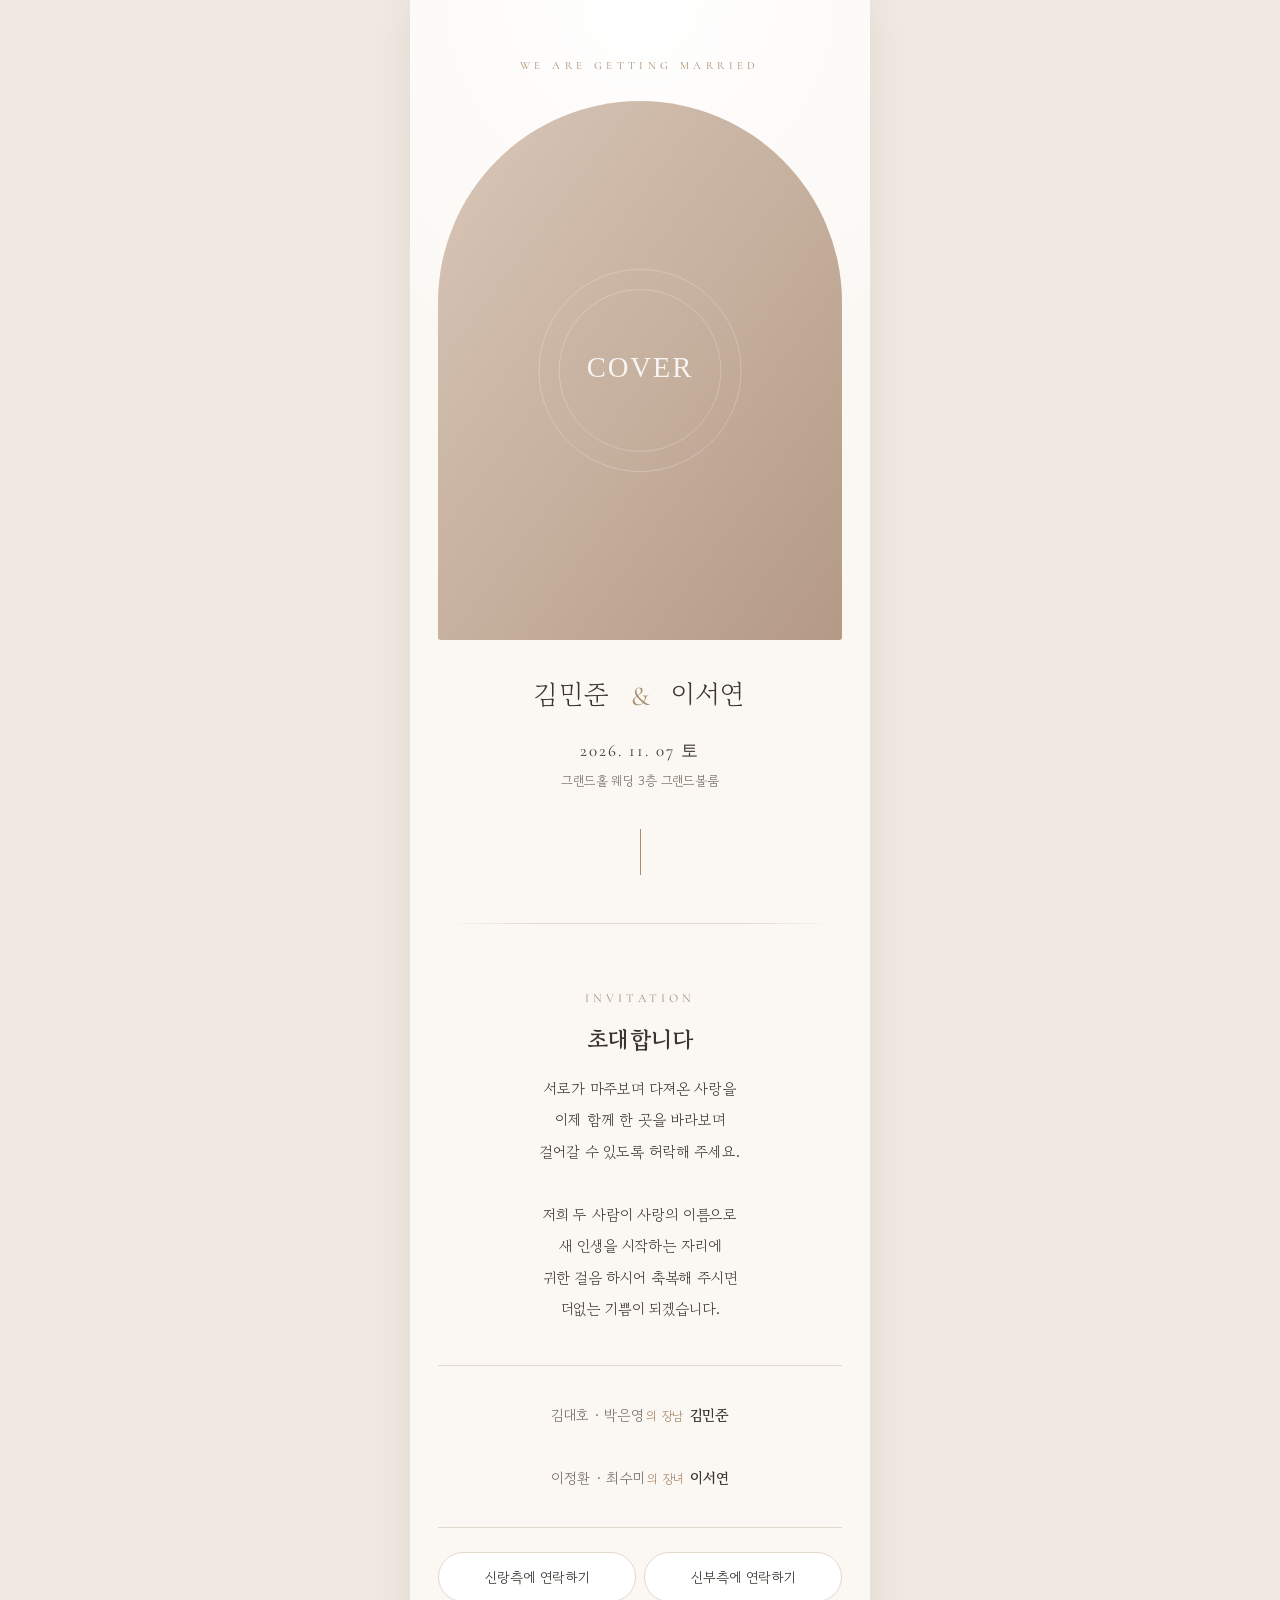
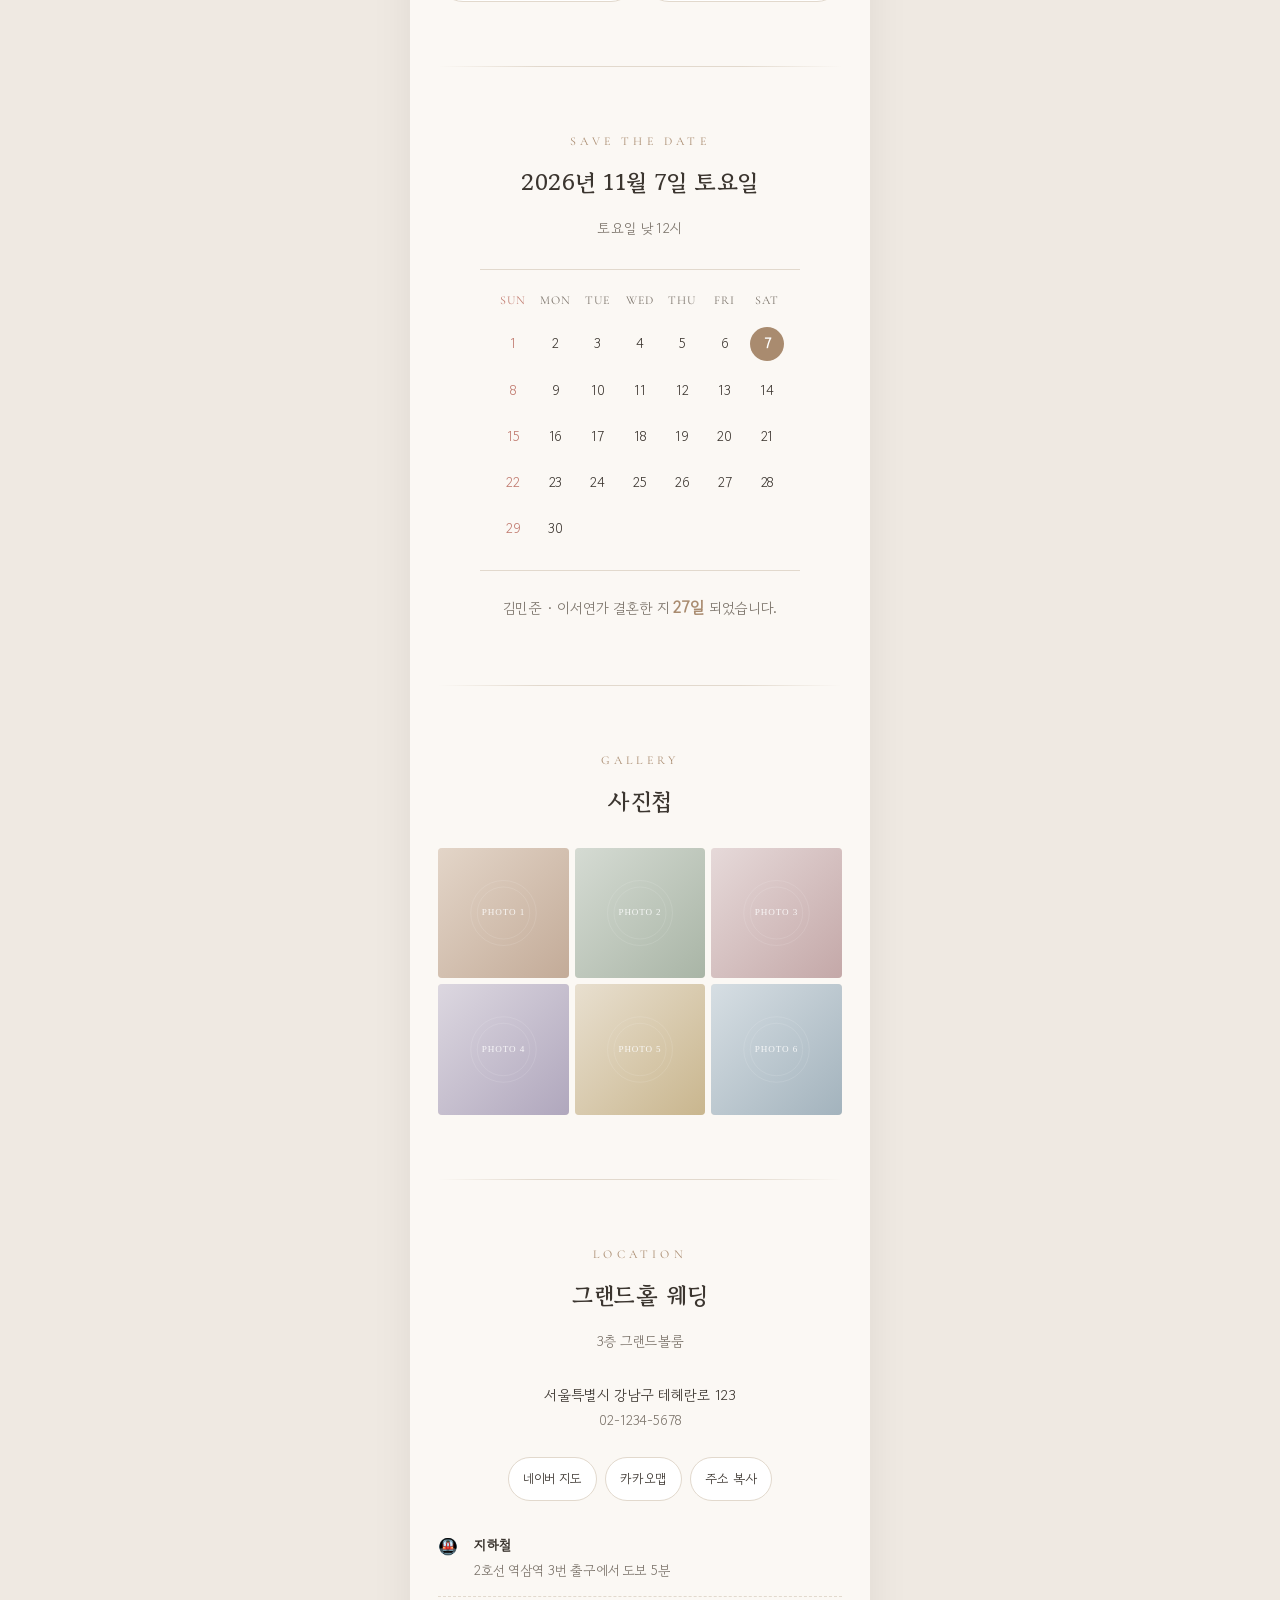
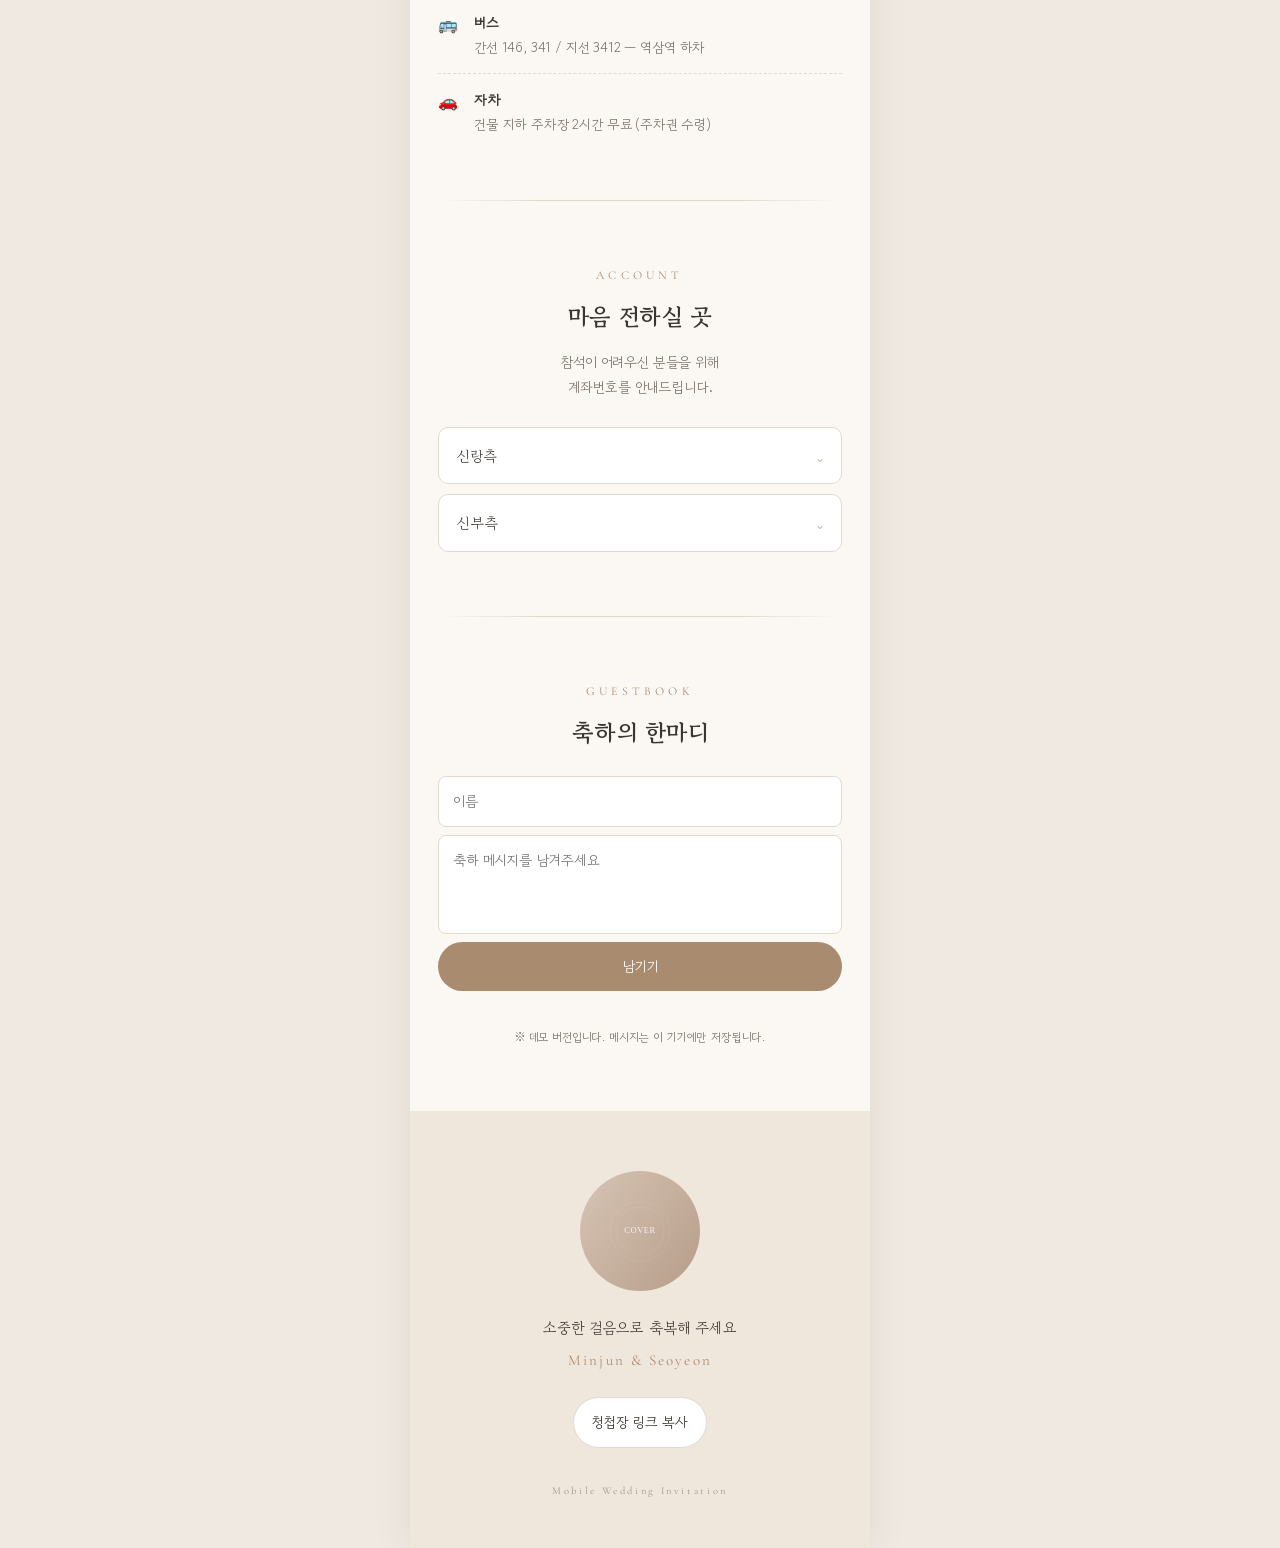
<file: index.html>
<!DOCTYPE html>
<html lang="ko">
<head>
  <meta charset="UTF-8" />
  <meta name="viewport" content="width=device-width, initial-scale=1, viewport-fit=cover" />
  <meta name="theme-color" content="#f7f3ee" />

  <title>모바일 청첩장</title>
  <meta property="og:type" content="website" />
  <meta property="og:title" content="" id="ogTitle" />
  <meta property="og:description" content="" id="ogDesc" />
  <meta property="og:image" content="assets/img/cover.svg" id="ogImage" />

  <link rel="preconnect" href="https://fonts.googleapis.com" />
  <link rel="preconnect" href="https://fonts.gstatic.com" crossorigin />
  <link href="https://fonts.googleapis.com/css2?family=Gowun+Batang:wght@400;700&family=Gowun+Dodum&family=Cormorant+Garamond:wght@300;400;500&display=swap" rel="stylesheet" />
  <link rel="stylesheet" href="assets/css/style.css" />
</head>
<body>

<!-- ===== 배경음악 토글 ===== -->
<button class="bgm-toggle" id="bgmToggle" hidden aria-label="배경음악 재생/정지">♪</button>

<main class="paper">

  <!-- ===== 1. 표지 ===== -->
  <section class="cover reveal">
    <p class="cover__label">WE ARE GETTING MARRIED</p>
    <div class="cover__photo">
      <img id="coverImage" alt="웨딩 사진" />
    </div>
    <h1 class="cover__names">
      <span data-bind="couple.groom.name"></span>
      <span class="cover__amp">&amp;</span>
      <span data-bind="couple.bride.name"></span>
    </h1>
    <p class="cover__date" id="coverDate"></p>
    <p class="cover__place" id="coverPlace"></p>
    <div class="scroll-cue" aria-hidden="true"><span></span></div>
  </section>

  <hr class="divider" />

  <!-- ===== 2. 인사말 ===== -->
  <section class="section greeting reveal">
    <p class="section__eyebrow">INVITATION</p>
    <h2 class="section__title" data-bind="greeting.title"></h2>
    <p class="greeting__body" id="greetingBody"></p>

    <div class="parents" id="parents"></div>

    <div class="contact-buttons">
      <button class="btn btn--line" data-sheet="groom">신랑측에 연락하기</button>
      <button class="btn btn--line" data-sheet="bride">신부측에 연락하기</button>
    </div>
  </section>

  <hr class="divider" />

  <!-- ===== 3. 예식 일시 · 달력 ===== -->
  <section class="section calendar-section reveal" id="calendarSection">
    <p class="section__eyebrow">SAVE THE DATE</p>
    <h2 class="section__title" id="calendarTitle"></h2>
    <p class="section__sub" id="calendarSub"></p>

    <div class="calendar" id="calendar"></div>
    <p class="dday" id="dday"></p>
  </section>

  <hr class="divider" />

  <!-- ===== 4. 갤러리 ===== -->
  <section class="section gallery-section reveal" id="gallerySection">
    <p class="section__eyebrow">GALLERY</p>
    <h2 class="section__title">사진첩</h2>
    <div class="gallery" id="gallery"></div>
  </section>

  <hr class="divider" />

  <!-- ===== 5. 오시는 길 ===== -->
  <section class="section location reveal">
    <p class="section__eyebrow">LOCATION</p>
    <h2 class="section__title" id="venueName"></h2>
    <p class="section__sub" id="venueHall"></p>

    <p class="location__addr" id="venueAddress"></p>
    <p class="location__tel" id="venueTel"></p>

    <div class="map-buttons">
      <a class="btn btn--map" id="mapNaver" target="_blank" rel="noopener">네이버 지도</a>
      <a class="btn btn--map" id="mapKakao" target="_blank" rel="noopener">카카오맵</a>
      <button class="btn btn--map" id="copyAddress">주소 복사</button>
    </div>

    <ul class="transport" id="transport"></ul>
  </section>

  <hr class="divider" />

  <!-- ===== 6. 마음 전하실 곳 ===== -->
  <section class="section accounts-section reveal" id="accountsSection">
    <p class="section__eyebrow">ACCOUNT</p>
    <h2 class="section__title">마음 전하실 곳</h2>
    <p class="section__sub">참석이 어려우신 분들을 위해<br />계좌번호를 안내드립니다.</p>
    <div class="accordions" id="accounts"></div>
  </section>

  <hr class="divider" />

  <!-- ===== 7. 방명록 ===== -->
  <section class="section guestbook-section reveal" id="guestbookSection">
    <p class="section__eyebrow">GUESTBOOK</p>
    <h2 class="section__title">축하의 한마디</h2>

    <form class="guestbook__form" id="guestbookForm">
      <input type="text" id="gbName" placeholder="이름" maxlength="12" required />
      <textarea id="gbMessage" placeholder="축하 메시지를 남겨주세요" maxlength="200" rows="3" required></textarea>
      <button type="submit" class="btn btn--solid">남기기</button>
    </form>

    <ul class="guestbook__list" id="guestbookList"></ul>
    <p class="guestbook__note">※ 데모 버전입니다. 메시지는 이 기기에만 저장됩니다.</p>
  </section>

  <!-- ===== 8. 마무리 ===== -->
  <footer class="footer reveal">
    <img class="footer__photo" id="footerImage" alt="" />
    <p class="footer__msg">소중한 걸음으로 축복해 주세요</p>
    <p class="footer__names" id="footerNames"></p>
    <div class="share-buttons">
      <button class="btn btn--line" id="shareLink">청첩장 링크 복사</button>
      <button class="btn btn--line" id="shareNative">공유하기</button>
    </div>
    <p class="footer__credit">Mobile Wedding Invitation</p>
  </footer>

</main>

<!-- ===== 연락처 바텀시트 ===== -->
<div class="sheet-backdrop" id="sheetBackdrop" hidden>
  <div class="sheet" role="dialog" aria-modal="true" aria-labelledby="sheetTitle">
    <div class="sheet__handle"></div>
    <h3 class="sheet__title" id="sheetTitle"></h3>
    <ul class="sheet__list" id="sheetList"></ul>
    <button class="btn btn--solid" id="sheetClose">닫기</button>
  </div>
</div>

<!-- ===== 사진 라이트박스 ===== -->
<div class="lightbox" id="lightbox" hidden>
  <button class="lightbox__close" id="lbClose" aria-label="닫기">✕</button>
  <button class="lightbox__nav lightbox__nav--prev" id="lbPrev" aria-label="이전 사진">‹</button>
  <img id="lbImage" alt="" />
  <button class="lightbox__nav lightbox__nav--next" id="lbNext" aria-label="다음 사진">›</button>
  <p class="lightbox__count" id="lbCount"></p>
</div>

<!-- ===== 토스트 ===== -->
<div class="toast" id="toast" role="status" aria-live="polite"></div>

<audio id="bgm" loop preload="none"></audio>

<script src="assets/js/config.js"></script>
<script src="assets/js/main.js"></script>
</body>
</html>
</file>
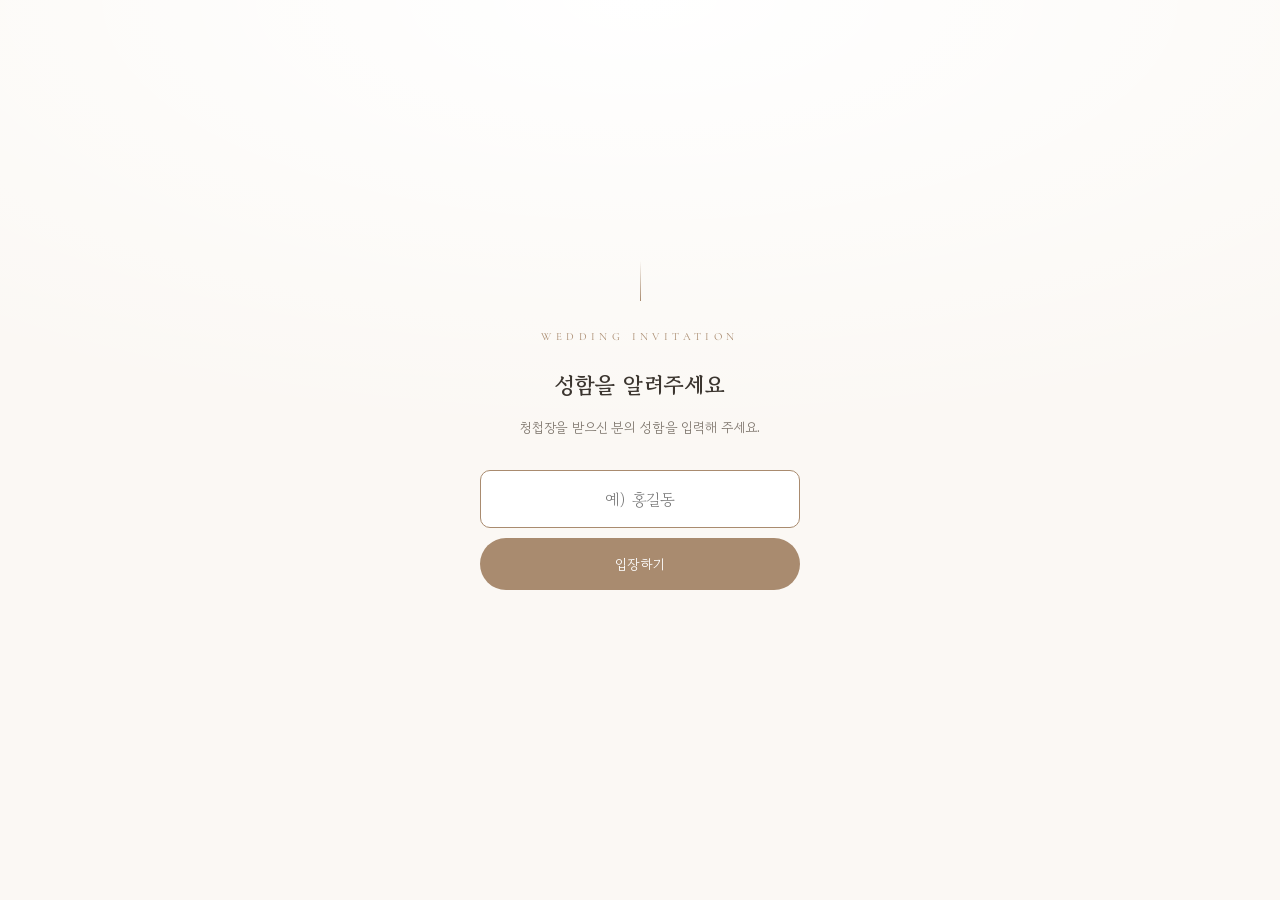
<file: wedding/index.html>
<!DOCTYPE html>
<html lang="ko">
<head>
  <meta charset="UTF-8" />
  <meta name="viewport" content="width=device-width, initial-scale=1, viewport-fit=cover" />
  <meta name="theme-color" content="#f7f3ee" />

  <!-- 검색 결과에 뜨지 않도록. 링크를 받은 사람만 보게 됩니다. -->
  <meta name="robots" content="noindex, nofollow" />
  <meta name="googlebot" content="noindex, nofollow" />

  <title>모바일 청첩장</title>
  <meta property="og:type" content="website" />
  <meta property="og:title" content="" id="ogTitle" />
  <meta property="og:description" content="" id="ogDesc" />
  <meta property="og:image" content="assets/img/cover.svg" id="ogImage" />

  <link rel="preconnect" href="https://fonts.googleapis.com" />
  <link rel="preconnect" href="https://fonts.gstatic.com" crossorigin />
  <link href="https://fonts.googleapis.com/css2?family=Gowun+Batang:wght@400;700&family=Gowun+Dodum&family=Cormorant+Garamond:wght@300;400;500&display=swap" rel="stylesheet" />
  <link rel="stylesheet" href="assets/css/style.css" />
</head>
<body>

<!-- ===== 이름 확인 게이트 ===== -->
<div class="gate" id="gate" hidden>
  <div class="gate__inner">
    <p class="gate__eyebrow" id="gateEyebrow"></p>
    <h1 class="gate__title" id="gateTitle"></h1>
    <p class="gate__desc" id="gateDesc"></p>

    <form class="gate__form" id="gateForm" autocomplete="off" novalidate>
      <input type="text" id="gateInput" maxlength="20" required
             autocomplete="name" enterkeyhint="go"
             aria-describedby="gateError" />
      <button type="submit" class="btn btn--solid" id="gateSubmit"></button>
    </form>

    <p class="gate__error" id="gateError" role="alert"></p>
  </div>
</div>

<!-- ===== 배경음악 토글 ===== -->
<button class="bgm-toggle" id="bgmToggle" hidden aria-label="배경음악 재생/정지">♪</button>

<main class="paper">

  <!-- ===== 1. 표지 ===== -->
  <section class="cover reveal">
    <p class="cover__guest" id="coverGuest" hidden></p>
    <p class="cover__label">WE ARE GETTING MARRIED</p>
    <div class="cover__photo">
      <img id="coverImage" alt="웨딩 사진" />
    </div>
    <h1 class="cover__names">
      <span data-bind="couple.groom.name"></span>
      <span class="cover__amp">&amp;</span>
      <span data-bind="couple.bride.name"></span>
    </h1>
    <p class="cover__date" id="coverDate"></p>
    <p class="cover__place" id="coverPlace"></p>
    <div class="scroll-cue" aria-hidden="true"><span></span></div>
  </section>

  <hr class="divider" />

  <!-- ===== 2. 인사말 ===== -->
  <section class="section greeting reveal">
    <p class="section__eyebrow">INVITATION</p>
    <h2 class="section__title" data-bind="greeting.title"></h2>
    <p class="greeting__body" id="greetingBody"></p>

    <div class="parents" id="parents"></div>

    <div class="contact-buttons">
      <button class="btn btn--line" data-sheet="groom">신랑측에 연락하기</button>
      <button class="btn btn--line" data-sheet="bride">신부측에 연락하기</button>
    </div>
  </section>

  <hr class="divider" />

  <!-- ===== 3. 예식 일시 · 달력 ===== -->
  <section class="section calendar-section reveal" id="calendarSection">
    <p class="section__eyebrow">SAVE THE DATE</p>
    <h2 class="section__title" id="calendarTitle"></h2>
    <p class="section__sub" id="calendarSub"></p>

    <div class="calendar" id="calendar"></div>
    <p class="dday" id="dday"></p>
  </section>

  <hr class="divider" />

  <!-- ===== 4. 갤러리 ===== -->
  <section class="section gallery-section reveal" id="gallerySection">
    <p class="section__eyebrow">GALLERY</p>
    <h2 class="section__title">사진첩</h2>
    <div class="gallery" id="gallery"></div>
  </section>

  <hr class="divider" />

  <!-- ===== 5. 오시는 길 ===== -->
  <section class="section location reveal">
    <p class="section__eyebrow">LOCATION</p>
    <h2 class="section__title" id="venueName"></h2>
    <p class="section__sub" id="venueHall"></p>

    <p class="location__addr" id="venueAddress"></p>
    <p class="location__tel" id="venueTel"></p>

    <div class="map-buttons">
      <a class="btn btn--map" id="mapNaver" target="_blank" rel="noopener">네이버 지도</a>
      <a class="btn btn--map" id="mapKakao" target="_blank" rel="noopener">카카오맵</a>
      <button class="btn btn--map" id="copyAddress">주소 복사</button>
    </div>

    <ul class="transport" id="transport"></ul>
  </section>

  <hr class="divider" />

  <!-- ===== 6. 마음 전하실 곳 ===== -->
  <section class="section accounts-section reveal" id="accountsSection">
    <p class="section__eyebrow">ACCOUNT</p>
    <h2 class="section__title">마음 전하실 곳</h2>
    <p class="section__sub">참석이 어려우신 분들을 위해<br />계좌번호를 안내드립니다.</p>
    <div class="accordions" id="accounts"></div>
  </section>

  <hr class="divider" />

  <!-- ===== 7. 방명록 ===== -->
  <section class="section guestbook-section reveal" id="guestbookSection">
    <p class="section__eyebrow">GUESTBOOK</p>
    <h2 class="section__title">축하의 한마디</h2>

    <form class="guestbook__form" id="guestbookForm">
      <input type="text" id="gbName" placeholder="이름" maxlength="12" required />
      <textarea id="gbMessage" placeholder="축하 메시지를 남겨주세요" maxlength="200" rows="3" required></textarea>
      <button type="submit" class="btn btn--solid">남기기</button>
    </form>

    <ul class="guestbook__list" id="guestbookList"></ul>
    <p class="guestbook__note">※ 데모 버전입니다. 메시지는 이 기기에만 저장됩니다.</p>
  </section>

  <!-- ===== 8. 마무리 ===== -->
  <footer class="footer reveal">
    <img class="footer__photo" id="footerImage" alt="" />
    <p class="footer__msg">소중한 걸음으로 축복해 주세요</p>
    <p class="footer__names" id="footerNames"></p>
    <div class="share-buttons">
      <button class="btn btn--line" id="shareLink">청첩장 링크 복사</button>
      <button class="btn btn--line" id="shareNative">공유하기</button>
    </div>
    <button class="footer__reset" id="gateReset" hidden>다른 이름으로 보기</button>
    <p class="footer__credit">Mobile Wedding Invitation</p>
  </footer>

</main>

<!-- ===== 연락처 바텀시트 ===== -->
<div class="sheet-backdrop" id="sheetBackdrop" hidden>
  <div class="sheet" role="dialog" aria-modal="true" aria-labelledby="sheetTitle">
    <div class="sheet__handle"></div>
    <h3 class="sheet__title" id="sheetTitle"></h3>
    <ul class="sheet__list" id="sheetList"></ul>
    <button class="btn btn--solid" id="sheetClose">닫기</button>
  </div>
</div>

<!-- ===== 사진 라이트박스 ===== -->
<div class="lightbox" id="lightbox" hidden>
  <button class="lightbox__close" id="lbClose" aria-label="닫기">✕</button>
  <button class="lightbox__nav lightbox__nav--prev" id="lbPrev" aria-label="이전 사진">‹</button>
  <img id="lbImage" alt="" />
  <button class="lightbox__nav lightbox__nav--next" id="lbNext" aria-label="다음 사진">›</button>
  <p class="lightbox__count" id="lbCount"></p>
</div>

<!-- ===== 토스트 ===== -->
<div class="toast" id="toast" role="status" aria-live="polite"></div>

<audio id="bgm" loop preload="none"></audio>

<script src="assets/js/config.js"></script>
<script src="assets/js/main.js"></script>
</body>
</html>
</file>
<file: assets/css/style.css>
/* =========================================================================
 *  모바일 청첩장 스타일
 *  색상 / 폰트는 아래 :root 변수만 바꾸면 전체 톤이 바뀝니다.
 * ========================================================================= */

:root {
  /* 색상 */
  --bg:          #efe9e2;   /* 화면 바깥 배경 */
  --paper:       #fbf8f4;   /* 청첩장 종이 */
  --ink:         #3b352f;   /* 기본 글자 */
  --ink-soft:    #7b736a;   /* 보조 글자 */
  --line:        #e2d9cd;   /* 구분선 */
  --accent:      #a98b6f;   /* 포인트 (금빛 브라운) */
  --accent-soft: #f0e7dc;
  --white:       #fff;

  /* 폰트 */
  --serif:  "Gowun Batang", "Nanum Myeongjo", serif;
  --sans:   "Gowun Dodum", "Apple SD Gothic Neo", "Malgun Gothic", sans-serif;
  --latin:  "Cormorant Garamond", Georgia, serif;

  /* 레이아웃 */
  --maxw: 460px;
  --pad: 28px;
}

* { box-sizing: border-box; -webkit-tap-highlight-color: transparent; }

/* display 를 지정한 요소에도 hidden 속성이 우선하도록 */
[hidden] { display: none !important; }

html { scroll-behavior: smooth; }

body {
  margin: 0;
  background: var(--bg);
  color: var(--ink);
  font-family: var(--sans);
  line-height: 1.75;
  letter-spacing: -0.01em;
  word-break: keep-all;
}

img { display: block; max-width: 100%; }
button { font: inherit; cursor: pointer; border: none; background: none; color: inherit; }
a { color: inherit; text-decoration: none; }
ul { list-style: none; margin: 0; padding: 0; }

/* ── 종이 컨테이너 ──────────────────────────────────────────────── */
.paper {
  max-width: var(--maxw);
  margin: 0 auto;
  background: var(--paper);
  box-shadow: 0 0 40px rgba(0, 0, 0, .07);
  overflow: hidden;
}

.divider {
  height: 1px;
  border: 0;
  margin: 0 var(--pad);
  background: linear-gradient(to right, transparent, var(--line) 25%, var(--line) 75%, transparent);
}

/* ── 공통 섹션 ──────────────────────────────────────────────────── */
.section {
  padding: 64px var(--pad);
  text-align: center;
}

.section__eyebrow {
  margin: 0 0 10px;
  font-family: var(--latin);
  font-size: 12px;
  letter-spacing: .35em;
  color: var(--accent);
  text-transform: uppercase;
}

.section__title {
  margin: 0 0 14px;
  font-family: var(--serif);
  font-size: 23px;
  font-weight: 700;
  letter-spacing: .02em;
}

.section__sub {
  margin: 0 0 28px;
  font-size: 14px;
  color: var(--ink-soft);
}

/* ── 1. 표지 ────────────────────────────────────────────────────── */
.cover {
  padding: 56px var(--pad) 48px;
  text-align: center;
  background:
    radial-gradient(120% 60% at 50% 0%, #fff 0%, transparent 70%),
    var(--paper);
}

.cover__label {
  margin: 0 0 26px;
  font-family: var(--latin);
  font-size: 11px;
  letter-spacing: .4em;
  color: var(--accent);
}

.cover__photo {
  position: relative;
  margin: 0 auto 30px;
  width: 100%;
  aspect-ratio: 3 / 4;
  overflow: hidden;
  border-radius: 999px 999px 12px 12px;   /* 아치형 */
  background: var(--accent-soft);
}
.cover__photo img { width: 100%; height: 100%; object-fit: cover; }

.cover__names {
  margin: 0 0 16px;
  font-family: var(--serif);
  font-size: 27px;
  font-weight: 400;
  letter-spacing: .06em;
}
.cover__amp {
  display: inline-block;
  margin: 0 10px;
  font-family: var(--latin);
  color: var(--accent);
}

.cover__date {
  margin: 0 0 4px;
  font-family: var(--latin);
  font-size: 17px;
  letter-spacing: .12em;
  color: var(--ink);
}
.cover__place {
  margin: 0;
  font-size: 13px;
  color: var(--ink-soft);
}

.scroll-cue {
  margin: 36px auto 0;
  width: 1px;
  height: 46px;
  background: var(--line);
  position: relative;
  overflow: hidden;
}
.scroll-cue span {
  position: absolute;
  inset: 0;
  background: var(--accent);
  animation: cue 2s ease-in-out infinite;
}
@keyframes cue {
  0%   { transform: translateY(-100%); }
  60%  { transform: translateY(100%); }
  100% { transform: translateY(100%); }
}

/* ── 2. 인사말 ──────────────────────────────────────────────────── */
.greeting__body {
  margin: 0 0 40px;
  font-family: var(--serif);
  font-size: 15px;
  line-height: 2.1;
  color: var(--ink);
  white-space: pre-line;
}

.parents {
  display: grid;
  gap: 8px;
  padding: 22px 0;
  border-top: 1px solid var(--line);
  border-bottom: 1px solid var(--line);
  font-size: 14.5px;
}
.parents__row { display: flex; justify-content: center; align-items: baseline; gap: 6px; flex-wrap: wrap; }
.parents__p { color: var(--ink-soft); }
.parents__rel { font-size: 12.5px; color: var(--accent); margin-left: 2px; }
.parents__child { font-family: var(--serif); font-weight: 700; }

/* ── 버튼 ───────────────────────────────────────────────────────── */
.btn {
  display: inline-flex;
  align-items: center;
  justify-content: center;
  gap: 6px;
  padding: 12px 18px;
  border-radius: 999px;
  font-size: 14px;
  transition: background .18s ease, color .18s ease, transform .12s ease;
}
.btn:active { transform: scale(.97); }

.btn--line  { border: 1px solid var(--line); background: var(--white); color: var(--ink); }
.btn--solid { background: var(--accent); color: var(--white); }
.btn--map   { border: 1px solid var(--line); background: var(--white); font-size: 13px; padding: 10px 14px; }

.contact-buttons,
.map-buttons,
.share-buttons {
  display: flex;
  gap: 8px;
  justify-content: center;
  flex-wrap: wrap;
  margin-top: 24px;
}
.contact-buttons .btn { flex: 1 1 0; min-width: 140px; }

/* ── 3. 달력 ────────────────────────────────────────────────────── */
.calendar {
  max-width: 320px;
  margin: 28px auto 22px;
  padding: 20px 12px;
  border-top: 1px solid var(--line);
  border-bottom: 1px solid var(--line);
}
.calendar__grid {
  display: grid;
  grid-template-columns: repeat(7, 1fr);
  gap: 4px 0;
  font-size: 13.5px;
}
.calendar__head {
  font-family: var(--latin);
  font-size: 12px;
  letter-spacing: .08em;
  color: var(--ink-soft);
  padding-bottom: 8px;
}
.calendar__head--sun { color: #c07a6e; }
.calendar__cell {
  position: relative;
  aspect-ratio: 1;
  display: flex;
  align-items: center;
  justify-content: center;
  color: var(--ink);
}
.calendar__cell--sun { color: #c07a6e; }
.calendar__cell--muted { color: transparent; }
.calendar__cell--wed {
  color: var(--white);
  font-weight: 700;
}
.calendar__cell--wed::before {
  content: "";
  position: absolute;
  width: 34px;
  height: 34px;
  border-radius: 50%;
  background: var(--accent);
}
.calendar__cell span { position: relative; }

.dday {
  margin: 0;
  font-size: 14.5px;
  color: var(--ink-soft);
}
.dday b { color: var(--accent); font-size: 16px; }

/* ── 4. 갤러리 ──────────────────────────────────────────────────── */
.gallery {
  display: grid;
  grid-template-columns: repeat(3, 1fr);
  gap: 6px;
  margin-top: 26px;
}
.gallery__item {
  aspect-ratio: 1;
  overflow: hidden;
  border-radius: 4px;
  background: var(--accent-soft);
  padding: 0;
}
.gallery__item img {
  width: 100%;
  height: 100%;
  object-fit: cover;
  transition: transform .35s ease;
}
.gallery__item:active img { transform: scale(1.06); }

/* ── 5. 오시는 길 ───────────────────────────────────────────────── */
.location__addr { margin: 0 0 2px; font-size: 14.5px; }
.location__tel  { margin: 0; font-size: 13.5px; color: var(--ink-soft); }

.transport {
  margin-top: 32px;
  text-align: left;
  display: grid;
  gap: 14px;
}
.transport li {
  display: grid;
  grid-template-columns: 26px 1fr;
  gap: 10px;
  padding-bottom: 14px;
  border-bottom: 1px dashed var(--line);
  font-size: 13.5px;
}
.transport li:last-child { border-bottom: none; padding-bottom: 0; }
.transport__icon { font-size: 16px; line-height: 1.6; }
.transport__title { margin: 0 0 2px; font-weight: 700; font-size: 14px; }
.transport__desc  { margin: 0; color: var(--ink-soft); line-height: 1.6; }

/* ── 6. 계좌 아코디언 ───────────────────────────────────────────── */
.accordions { display: grid; gap: 10px; text-align: left; }

.accordion { border: 1px solid var(--line); border-radius: 10px; background: var(--white); overflow: hidden; }
.accordion__head {
  width: 100%;
  display: flex;
  align-items: center;
  justify-content: space-between;
  padding: 15px 18px;
  font-size: 14.5px;
  font-family: var(--serif);
}
.accordion__arrow { color: var(--accent); transition: transform .25s ease; }
.accordion.is-open .accordion__arrow { transform: rotate(180deg); }

.accordion__body {
  display: grid;
  grid-template-rows: 0fr;
  transition: grid-template-rows .28s ease;
}
.accordion.is-open .accordion__body { grid-template-rows: 1fr; }
.accordion__inner { overflow: hidden; }

.account-row {
  display: flex;
  align-items: center;
  justify-content: space-between;
  gap: 10px;
  padding: 14px 18px;
  border-top: 1px solid var(--line);
}
.account-row__who  { font-size: 12.5px; color: var(--accent); margin: 0 0 2px; }
.account-row__info { font-size: 13.5px; margin: 0; color: var(--ink); }
.account-row__copy {
  flex: none;
  padding: 7px 12px;
  border: 1px solid var(--line);
  border-radius: 999px;
  font-size: 12px;
  color: var(--ink-soft);
}

/* ── 7. 방명록 ──────────────────────────────────────────────────── */
.guestbook__form { display: grid; gap: 8px; margin: 24px 0 20px; }
.guestbook__form input,
.guestbook__form textarea {
  width: 100%;
  padding: 12px 14px;
  border: 1px solid var(--line);
  border-radius: 8px;
  background: var(--white);
  font: inherit;
  font-size: 14px;
  color: var(--ink);
  resize: none;
}
.guestbook__form input:focus,
.guestbook__form textarea:focus { outline: none; border-color: var(--accent); }

.guestbook__list { display: grid; gap: 8px; text-align: left; }
.guestbook__item {
  padding: 14px 16px;
  border: 1px solid var(--line);
  border-radius: 8px;
  background: var(--white);
  position: relative;
}
.guestbook__meta { display: flex; gap: 8px; align-items: baseline; margin-bottom: 4px; }
.guestbook__who  { font-weight: 700; font-size: 13.5px; }
.guestbook__when { font-size: 11.5px; color: var(--ink-soft); }
.guestbook__text { margin: 0; font-size: 13.5px; color: var(--ink); line-height: 1.7; white-space: pre-line; }
.guestbook__del  { position: absolute; top: 10px; right: 12px; font-size: 13px; color: var(--ink-soft); }
.guestbook__note { margin: 16px 0 0; font-size: 11.5px; color: var(--ink-soft); }

/* ── 8. 마무리 ──────────────────────────────────────────────────── */
.footer {
  padding: 60px var(--pad) 48px;
  text-align: center;
  background: var(--accent-soft);
}
.footer__photo {
  width: 120px;
  height: 120px;
  margin: 0 auto 24px;
  border-radius: 50%;
  object-fit: cover;
}
.footer__msg   { margin: 0 0 6px; font-family: var(--serif); font-size: 15px; }
.footer__names { margin: 0; font-family: var(--latin); font-size: 15px; letter-spacing: .14em; color: var(--accent); }
.footer__credit {
  margin: 34px 0 0;
  font-family: var(--latin);
  font-size: 10.5px;
  letter-spacing: .25em;
  color: var(--ink-soft);
  opacity: .7;
}

/* ── 바텀시트 ───────────────────────────────────────────────────── */
.sheet-backdrop {
  position: fixed;
  inset: 0;
  z-index: 60;
  background: rgba(30, 26, 22, .45);
  display: flex;
  align-items: flex-end;
  justify-content: center;
  animation: fade .2s ease;
}
.sheet {
  width: 100%;
  max-width: var(--maxw);
  background: var(--paper);
  border-radius: 18px 18px 0 0;
  padding: 10px 20px calc(24px + env(safe-area-inset-bottom));
  animation: slideUp .26s cubic-bezier(.2, .8, .3, 1);
}
.sheet__handle { width: 38px; height: 4px; border-radius: 2px; background: var(--line); margin: 0 auto 16px; }
.sheet__title  { margin: 0 0 12px; text-align: center; font-family: var(--serif); font-size: 16px; }
.sheet__list   { display: grid; gap: 8px; margin-bottom: 16px; }
.sheet__row {
  display: flex;
  align-items: center;
  justify-content: space-between;
  gap: 10px;
  padding: 13px 16px;
  border: 1px solid var(--line);
  border-radius: 10px;
  background: var(--white);
}
.sheet__who  { font-size: 14px; }
.sheet__who small { display: block; font-size: 11.5px; color: var(--accent); }
.sheet__acts { display: flex; gap: 6px; }
.sheet__act {
  width: 38px;
  height: 38px;
  display: grid;
  place-items: center;
  border: 1px solid var(--line);
  border-radius: 50%;
  font-size: 15px;
}
.sheet .btn--solid { width: 100%; }

/* ── 라이트박스 ─────────────────────────────────────────────────── */
.lightbox {
  position: fixed;
  inset: 0;
  z-index: 70;
  background: rgba(20, 17, 14, .94);
  display: flex;
  align-items: center;
  justify-content: center;
  animation: fade .2s ease;
}
.lightbox img { max-width: 90vw; max-height: 78vh; object-fit: contain; border-radius: 4px; }
.lightbox__close {
  position: absolute;
  top: calc(14px + env(safe-area-inset-top));
  right: 16px;
  width: 40px;
  height: 40px;
  color: #fff;
  font-size: 20px;
}
.lightbox__nav {
  position: absolute;
  top: 50%;
  transform: translateY(-50%);
  width: 44px;
  height: 60px;
  color: #fff;
  font-size: 34px;
  opacity: .75;
}
.lightbox__nav--prev { left: 4px; }
.lightbox__nav--next { right: 4px; }
.lightbox__count {
  position: absolute;
  bottom: calc(24px + env(safe-area-inset-bottom));
  margin: 0;
  color: rgba(255, 255, 255, .8);
  font-family: var(--latin);
  font-size: 13px;
  letter-spacing: .1em;
}

/* ── 토스트 ─────────────────────────────────────────────────────── */
.toast {
  position: fixed;
  left: 50%;
  bottom: calc(28px + env(safe-area-inset-bottom));
  transform: translate(-50%, 20px);
  z-index: 90;
  padding: 11px 20px;
  border-radius: 999px;
  background: rgba(40, 34, 28, .92);
  color: #fff;
  font-size: 13px;
  opacity: 0;
  pointer-events: none;
  transition: opacity .22s ease, transform .22s ease;
}
.toast.is-on { opacity: 1; transform: translate(-50%, 0); }

/* ── 배경음악 버튼 ──────────────────────────────────────────────── */
.bgm-toggle {
  position: fixed;
  top: calc(14px + env(safe-area-inset-top));
  right: 14px;
  z-index: 50;
  width: 38px;
  height: 38px;
  border-radius: 50%;
  background: rgba(255, 255, 255, .85);
  border: 1px solid var(--line);
  color: var(--accent);
  font-size: 15px;
}
.bgm-toggle.is-playing { animation: spin 4s linear infinite; }

/* ── 애니메이션 ─────────────────────────────────────────────────── */
.reveal { opacity: 0; transform: translateY(24px); }
.reveal.is-in {
  opacity: 1;
  transform: none;
  transition: opacity .8s ease, transform .8s cubic-bezier(.2, .8, .3, 1);
}

@keyframes fade    { from { opacity: 0; } to { opacity: 1; } }
@keyframes slideUp { from { transform: translateY(100%); } to { transform: none; } }
@keyframes spin    { to { transform: rotate(360deg); } }

@media (prefers-reduced-motion: reduce) {
  * { animation: none !important; transition: none !important; }
  .reveal { opacity: 1; transform: none; }
}

/* ── 좁은 화면 보정 ─────────────────────────────────────────────── */
@media (max-width: 360px) {
  :root { --pad: 20px; }
  .cover__names { font-size: 24px; }
}
</file>
<file: wedding/assets/css/style.css>
/* =========================================================================
 *  모바일 청첩장 스타일
 *  색상 / 폰트는 아래 :root 변수만 바꾸면 전체 톤이 바뀝니다.
 * ========================================================================= */

:root {
  /* 색상 */
  --bg:          #efe9e2;   /* 화면 바깥 배경 */
  --paper:       #fbf8f4;   /* 청첩장 종이 */
  --ink:         #3b352f;   /* 기본 글자 */
  --ink-soft:    #7b736a;   /* 보조 글자 */
  --line:        #e2d9cd;   /* 구분선 */
  --accent:      #a98b6f;   /* 포인트 (금빛 브라운) */
  --accent-soft: #f0e7dc;
  --white:       #fff;

  /* 폰트 */
  --serif:  "Gowun Batang", "Nanum Myeongjo", serif;
  --sans:   "Gowun Dodum", "Apple SD Gothic Neo", "Malgun Gothic", sans-serif;
  --latin:  "Cormorant Garamond", Georgia, serif;

  /* 레이아웃 */
  --maxw: 460px;
  --pad: 28px;
}

* { box-sizing: border-box; -webkit-tap-highlight-color: transparent; }

/* display 를 지정한 요소에도 hidden 속성이 우선하도록 */
[hidden] { display: none !important; }

html { scroll-behavior: smooth; }

body {
  margin: 0;
  background: var(--bg);
  color: var(--ink);
  font-family: var(--sans);
  line-height: 1.75;
  letter-spacing: -0.01em;
  word-break: keep-all;
}

img { display: block; max-width: 100%; }
button { font: inherit; cursor: pointer; border: none; background: none; color: inherit; }
a { color: inherit; text-decoration: none; }
ul { list-style: none; margin: 0; padding: 0; }

/* ── 이름 확인 게이트 ───────────────────────────────────────────────
 *  JS 가 판단하기 전까지 본문을 감춰 두어, 청첩장이 잠깐 보였다
 *  사라지는 현상(flash)을 막는다. 통과하면 body 에 is-unlocked 가 붙는다.
 * ────────────────────────────────────────────────────────────────── */
body:not(.is-unlocked) .paper,
body:not(.is-unlocked) .bgm-toggle { display: none; }

.gate {
  position: fixed;
  inset: 0;
  z-index: 80;
  display: flex;
  align-items: center;
  justify-content: center;
  padding: 32px var(--pad) calc(32px + env(safe-area-inset-bottom));
  background:
    radial-gradient(120% 70% at 50% 0%, #fff 0%, transparent 70%),
    var(--paper);
  animation: fade .35s ease;
}
.gate.is-leaving {
  animation: gateOut .45s ease forwards;
  pointer-events: none;
}

.gate__inner {
  width: 100%;
  max-width: 320px;
  text-align: center;
}

.gate__eyebrow {
  margin: 0 0 18px;
  font-family: var(--latin);
  font-size: 11px;
  letter-spacing: .4em;
  color: var(--accent);
}
.gate__title {
  margin: 0 0 12px;
  font-family: var(--serif);
  font-size: 22px;
  font-weight: 700;
  letter-spacing: .02em;
}
.gate__desc {
  margin: 0 0 30px;
  font-size: 13.5px;
  line-height: 1.8;
  color: var(--ink-soft);
}

/* 장식용 가는 선 */
.gate__inner::before {
  content: "";
  display: block;
  width: 1px;
  height: 40px;
  margin: 0 auto 26px;
  background: linear-gradient(to bottom, transparent, var(--accent));
}

.gate__form { display: grid; gap: 10px; }
.gate__form input {
  width: 100%;
  padding: 14px 16px;
  border: 1px solid var(--line);
  border-radius: 10px;
  background: var(--white);
  font: inherit;
  font-family: var(--serif);
  font-size: 16px;              /* iOS 자동 확대 방지: 16px 미만 금지 */
  text-align: center;
  color: var(--ink);
}
.gate__form input:focus { outline: none; border-color: var(--accent); }
.gate__form .btn { width: 100%; padding: 14px 18px; }

.gate__error {
  min-height: 2.6em;
  margin: 16px 0 0;
  font-size: 12.5px;
  line-height: 1.7;
  color: #b5705f;
  white-space: pre-line;
  opacity: 0;
  transition: opacity .2s ease;
}
.gate__error.is-on { opacity: 1; }

.gate.is-shaking .gate__inner { animation: shake .4s ease; }

@keyframes gateOut {
  to { opacity: 0; transform: scale(1.03); }
}
@keyframes shake {
  0%, 100% { transform: translateX(0); }
  20%      { transform: translateX(-7px); }
  40%      { transform: translateX(7px); }
  60%      { transform: translateX(-4px); }
  80%      { transform: translateX(4px); }
}

/* 표지 상단 "홍길동님께" */
.cover__guest {
  margin: 0 0 20px;
  font-family: var(--serif);
  font-size: 14px;
  color: var(--ink-soft);
  letter-spacing: .02em;
}
.cover__guest b { color: var(--accent); font-weight: 700; }

.footer__reset {
  margin: 26px 0 0;
  padding: 6px 4px;
  font-size: 12px;
  color: var(--ink-soft);
  text-decoration: underline;
  text-underline-offset: 3px;
  opacity: .75;
}

/* ── 종이 컨테이너 ──────────────────────────────────────────────── */
.paper {
  max-width: var(--maxw);
  margin: 0 auto;
  background: var(--paper);
  box-shadow: 0 0 40px rgba(0, 0, 0, .07);
  overflow: hidden;
}

.divider {
  height: 1px;
  border: 0;
  margin: 0 var(--pad);
  background: linear-gradient(to right, transparent, var(--line) 25%, var(--line) 75%, transparent);
}

/* ── 공통 섹션 ──────────────────────────────────────────────────── */
.section {
  padding: 64px var(--pad);
  text-align: center;
}

.section__eyebrow {
  margin: 0 0 10px;
  font-family: var(--latin);
  font-size: 12px;
  letter-spacing: .35em;
  color: var(--accent);
  text-transform: uppercase;
}

.section__title {
  margin: 0 0 14px;
  font-family: var(--serif);
  font-size: 23px;
  font-weight: 700;
  letter-spacing: .02em;
}

.section__sub {
  margin: 0 0 28px;
  font-size: 14px;
  color: var(--ink-soft);
}

/* ── 1. 표지 ────────────────────────────────────────────────────── */
.cover {
  padding: 56px var(--pad) 48px;
  text-align: center;
  background:
    radial-gradient(120% 60% at 50% 0%, #fff 0%, transparent 70%),
    var(--paper);
}

.cover__label {
  margin: 0 0 26px;
  font-family: var(--latin);
  font-size: 11px;
  letter-spacing: .4em;
  color: var(--accent);
}

.cover__photo {
  position: relative;
  margin: 0 auto 30px;
  width: 100%;
  aspect-ratio: 3 / 4;
  overflow: hidden;
  border-radius: 999px 999px 12px 12px;   /* 아치형 */
  background: var(--accent-soft);
}
.cover__photo img { width: 100%; height: 100%; object-fit: cover; }

.cover__names {
  margin: 0 0 16px;
  font-family: var(--serif);
  font-size: 27px;
  font-weight: 400;
  letter-spacing: .06em;
}
.cover__amp {
  display: inline-block;
  margin: 0 10px;
  font-family: var(--latin);
  color: var(--accent);
}

.cover__date {
  margin: 0 0 4px;
  font-family: var(--latin);
  font-size: 17px;
  letter-spacing: .12em;
  color: var(--ink);
}
.cover__place {
  margin: 0;
  font-size: 13px;
  color: var(--ink-soft);
}

.scroll-cue {
  margin: 36px auto 0;
  width: 1px;
  height: 46px;
  background: var(--line);
  position: relative;
  overflow: hidden;
}
.scroll-cue span {
  position: absolute;
  inset: 0;
  background: var(--accent);
  animation: cue 2s ease-in-out infinite;
}
@keyframes cue {
  0%   { transform: translateY(-100%); }
  60%  { transform: translateY(100%); }
  100% { transform: translateY(100%); }
}

/* ── 2. 인사말 ──────────────────────────────────────────────────── */
.greeting__body {
  margin: 0 0 40px;
  font-family: var(--serif);
  font-size: 15px;
  line-height: 2.1;
  color: var(--ink);
  white-space: pre-line;
}

.parents {
  display: grid;
  gap: 8px;
  padding: 22px 0;
  border-top: 1px solid var(--line);
  border-bottom: 1px solid var(--line);
  font-size: 14.5px;
}
.parents__row { display: flex; justify-content: center; align-items: baseline; gap: 6px; flex-wrap: wrap; }
.parents__p { color: var(--ink-soft); }
.parents__rel { font-size: 12.5px; color: var(--accent); margin-left: 2px; }
.parents__child { font-family: var(--serif); font-weight: 700; }

/* ── 버튼 ───────────────────────────────────────────────────────── */
.btn {
  display: inline-flex;
  align-items: center;
  justify-content: center;
  gap: 6px;
  padding: 12px 18px;
  border-radius: 999px;
  font-size: 14px;
  transition: background .18s ease, color .18s ease, transform .12s ease;
}
.btn:active { transform: scale(.97); }

.btn--line  { border: 1px solid var(--line); background: var(--white); color: var(--ink); }
.btn--solid { background: var(--accent); color: var(--white); }
.btn--map   { border: 1px solid var(--line); background: var(--white); font-size: 13px; padding: 10px 14px; }

.contact-buttons,
.map-buttons,
.share-buttons {
  display: flex;
  gap: 8px;
  justify-content: center;
  flex-wrap: wrap;
  margin-top: 24px;
}
.contact-buttons .btn { flex: 1 1 0; min-width: 140px; }

/* ── 3. 달력 ────────────────────────────────────────────────────── */
.calendar {
  max-width: 320px;
  margin: 28px auto 22px;
  padding: 20px 12px;
  border-top: 1px solid var(--line);
  border-bottom: 1px solid var(--line);
}
.calendar__grid {
  display: grid;
  grid-template-columns: repeat(7, 1fr);
  gap: 4px 0;
  font-size: 13.5px;
}
.calendar__head {
  font-family: var(--latin);
  font-size: 12px;
  letter-spacing: .08em;
  color: var(--ink-soft);
  padding-bottom: 8px;
}
.calendar__head--sun { color: #c07a6e; }
.calendar__cell {
  position: relative;
  aspect-ratio: 1;
  display: flex;
  align-items: center;
  justify-content: center;
  color: var(--ink);
}
.calendar__cell--sun { color: #c07a6e; }
.calendar__cell--muted { color: transparent; }
.calendar__cell--wed {
  color: var(--white);
  font-weight: 700;
}
.calendar__cell--wed::before {
  content: "";
  position: absolute;
  width: 34px;
  height: 34px;
  border-radius: 50%;
  background: var(--accent);
}
.calendar__cell span { position: relative; }

.dday {
  margin: 0;
  font-size: 14.5px;
  color: var(--ink-soft);
}
.dday b { color: var(--accent); font-size: 16px; }

/* ── 4. 갤러리 ──────────────────────────────────────────────────── */
.gallery {
  display: grid;
  grid-template-columns: repeat(3, 1fr);
  gap: 6px;
  margin-top: 26px;
}
.gallery__item {
  aspect-ratio: 1;
  overflow: hidden;
  border-radius: 4px;
  background: var(--accent-soft);
  padding: 0;
}
.gallery__item img {
  width: 100%;
  height: 100%;
  object-fit: cover;
  transition: transform .35s ease;
}
.gallery__item:active img { transform: scale(1.06); }

/* ── 5. 오시는 길 ───────────────────────────────────────────────── */
.location__addr { margin: 0 0 2px; font-size: 14.5px; }
.location__tel  { margin: 0; font-size: 13.5px; color: var(--ink-soft); }

.transport {
  margin-top: 32px;
  text-align: left;
  display: grid;
  gap: 14px;
}
.transport li {
  display: grid;
  grid-template-columns: 26px 1fr;
  gap: 10px;
  padding-bottom: 14px;
  border-bottom: 1px dashed var(--line);
  font-size: 13.5px;
}
.transport li:last-child { border-bottom: none; padding-bottom: 0; }
.transport__icon { font-size: 16px; line-height: 1.6; }
.transport__title { margin: 0 0 2px; font-weight: 700; font-size: 14px; }
.transport__desc  { margin: 0; color: var(--ink-soft); line-height: 1.6; }

/* ── 6. 계좌 아코디언 ───────────────────────────────────────────── */
.accordions { display: grid; gap: 10px; text-align: left; }

.accordion { border: 1px solid var(--line); border-radius: 10px; background: var(--white); overflow: hidden; }
.accordion__head {
  width: 100%;
  display: flex;
  align-items: center;
  justify-content: space-between;
  padding: 15px 18px;
  font-size: 14.5px;
  font-family: var(--serif);
}
.accordion__arrow { color: var(--accent); transition: transform .25s ease; }
.accordion.is-open .accordion__arrow { transform: rotate(180deg); }

.accordion__body {
  display: grid;
  grid-template-rows: 0fr;
  transition: grid-template-rows .28s ease;
}
.accordion.is-open .accordion__body { grid-template-rows: 1fr; }
.accordion__inner { overflow: hidden; }

.account-row {
  display: flex;
  align-items: center;
  justify-content: space-between;
  gap: 10px;
  padding: 14px 18px;
  border-top: 1px solid var(--line);
}
.account-row__who  { font-size: 12.5px; color: var(--accent); margin: 0 0 2px; }
.account-row__info { font-size: 13.5px; margin: 0; color: var(--ink); }
.account-row__copy {
  flex: none;
  padding: 7px 12px;
  border: 1px solid var(--line);
  border-radius: 999px;
  font-size: 12px;
  color: var(--ink-soft);
}

/* ── 7. 방명록 ──────────────────────────────────────────────────── */
.guestbook__form { display: grid; gap: 8px; margin: 24px 0 20px; }
.guestbook__form input,
.guestbook__form textarea {
  width: 100%;
  padding: 12px 14px;
  border: 1px solid var(--line);
  border-radius: 8px;
  background: var(--white);
  font: inherit;
  font-size: 14px;
  color: var(--ink);
  resize: none;
}
.guestbook__form input:focus,
.guestbook__form textarea:focus { outline: none; border-color: var(--accent); }

.guestbook__list { display: grid; gap: 8px; text-align: left; }
.guestbook__item {
  padding: 14px 16px;
  border: 1px solid var(--line);
  border-radius: 8px;
  background: var(--white);
  position: relative;
}
.guestbook__meta { display: flex; gap: 8px; align-items: baseline; margin-bottom: 4px; }
.guestbook__who  { font-weight: 700; font-size: 13.5px; }
.guestbook__when { font-size: 11.5px; color: var(--ink-soft); }
.guestbook__text { margin: 0; font-size: 13.5px; color: var(--ink); line-height: 1.7; white-space: pre-line; }
.guestbook__del  { position: absolute; top: 10px; right: 12px; font-size: 13px; color: var(--ink-soft); }
.guestbook__note { margin: 16px 0 0; font-size: 11.5px; color: var(--ink-soft); }

/* ── 8. 마무리 ──────────────────────────────────────────────────── */
.footer {
  padding: 60px var(--pad) 48px;
  text-align: center;
  background: var(--accent-soft);
}
.footer__photo {
  width: 120px;
  height: 120px;
  margin: 0 auto 24px;
  border-radius: 50%;
  object-fit: cover;
}
.footer__msg   { margin: 0 0 6px; font-family: var(--serif); font-size: 15px; }
.footer__names { margin: 0; font-family: var(--latin); font-size: 15px; letter-spacing: .14em; color: var(--accent); }
.footer__credit {
  margin: 34px 0 0;
  font-family: var(--latin);
  font-size: 10.5px;
  letter-spacing: .25em;
  color: var(--ink-soft);
  opacity: .7;
}

/* ── 바텀시트 ───────────────────────────────────────────────────── */
.sheet-backdrop {
  position: fixed;
  inset: 0;
  z-index: 60;
  background: rgba(30, 26, 22, .45);
  display: flex;
  align-items: flex-end;
  justify-content: center;
  animation: fade .2s ease;
}
.sheet {
  width: 100%;
  max-width: var(--maxw);
  background: var(--paper);
  border-radius: 18px 18px 0 0;
  padding: 10px 20px calc(24px + env(safe-area-inset-bottom));
  animation: slideUp .26s cubic-bezier(.2, .8, .3, 1);
}
.sheet__handle { width: 38px; height: 4px; border-radius: 2px; background: var(--line); margin: 0 auto 16px; }
.sheet__title  { margin: 0 0 12px; text-align: center; font-family: var(--serif); font-size: 16px; }
.sheet__list   { display: grid; gap: 8px; margin-bottom: 16px; }
.sheet__row {
  display: flex;
  align-items: center;
  justify-content: space-between;
  gap: 10px;
  padding: 13px 16px;
  border: 1px solid var(--line);
  border-radius: 10px;
  background: var(--white);
}
.sheet__who  { font-size: 14px; }
.sheet__who small { display: block; font-size: 11.5px; color: var(--accent); }
.sheet__acts { display: flex; gap: 6px; }
.sheet__act {
  width: 38px;
  height: 38px;
  display: grid;
  place-items: center;
  border: 1px solid var(--line);
  border-radius: 50%;
  font-size: 15px;
}
.sheet .btn--solid { width: 100%; }

/* ── 라이트박스 ─────────────────────────────────────────────────── */
.lightbox {
  position: fixed;
  inset: 0;
  z-index: 70;
  background: rgba(20, 17, 14, .94);
  display: flex;
  align-items: center;
  justify-content: center;
  animation: fade .2s ease;
}
.lightbox img { max-width: 90vw; max-height: 78vh; object-fit: contain; border-radius: 4px; }
.lightbox__close {
  position: absolute;
  top: calc(14px + env(safe-area-inset-top));
  right: 16px;
  width: 40px;
  height: 40px;
  color: #fff;
  font-size: 20px;
}
.lightbox__nav {
  position: absolute;
  top: 50%;
  transform: translateY(-50%);
  width: 44px;
  height: 60px;
  color: #fff;
  font-size: 34px;
  opacity: .75;
}
.lightbox__nav--prev { left: 4px; }
.lightbox__nav--next { right: 4px; }
.lightbox__count {
  position: absolute;
  bottom: calc(24px + env(safe-area-inset-bottom));
  margin: 0;
  color: rgba(255, 255, 255, .8);
  font-family: var(--latin);
  font-size: 13px;
  letter-spacing: .1em;
}

/* ── 토스트 ─────────────────────────────────────────────────────── */
.toast {
  position: fixed;
  left: 50%;
  bottom: calc(28px + env(safe-area-inset-bottom));
  transform: translate(-50%, 20px);
  z-index: 90;
  padding: 11px 20px;
  border-radius: 999px;
  background: rgba(40, 34, 28, .92);
  color: #fff;
  font-size: 13px;
  opacity: 0;
  pointer-events: none;
  transition: opacity .22s ease, transform .22s ease;
}
.toast.is-on { opacity: 1; transform: translate(-50%, 0); }

/* ── 배경음악 버튼 ──────────────────────────────────────────────── */
.bgm-toggle {
  position: fixed;
  top: calc(14px + env(safe-area-inset-top));
  right: 14px;
  z-index: 50;
  width: 38px;
  height: 38px;
  border-radius: 50%;
  background: rgba(255, 255, 255, .85);
  border: 1px solid var(--line);
  color: var(--accent);
  font-size: 15px;
}
.bgm-toggle.is-playing { animation: spin 4s linear infinite; }

/* ── 애니메이션 ─────────────────────────────────────────────────── */
.reveal { opacity: 0; transform: translateY(24px); }
.reveal.is-in {
  opacity: 1;
  transform: none;
  transition: opacity .8s ease, transform .8s cubic-bezier(.2, .8, .3, 1);
}

@keyframes fade    { from { opacity: 0; } to { opacity: 1; } }
@keyframes slideUp { from { transform: translateY(100%); } to { transform: none; } }
@keyframes spin    { to { transform: rotate(360deg); } }

@media (prefers-reduced-motion: reduce) {
  * { animation: none !important; transition: none !important; }
  .reveal { opacity: 1; transform: none; }
}

/* ── 좁은 화면 보정 ─────────────────────────────────────────────── */
@media (max-width: 360px) {
  :root { --pad: 20px; }
  .cover__names { font-size: 24px; }
}
</file>
